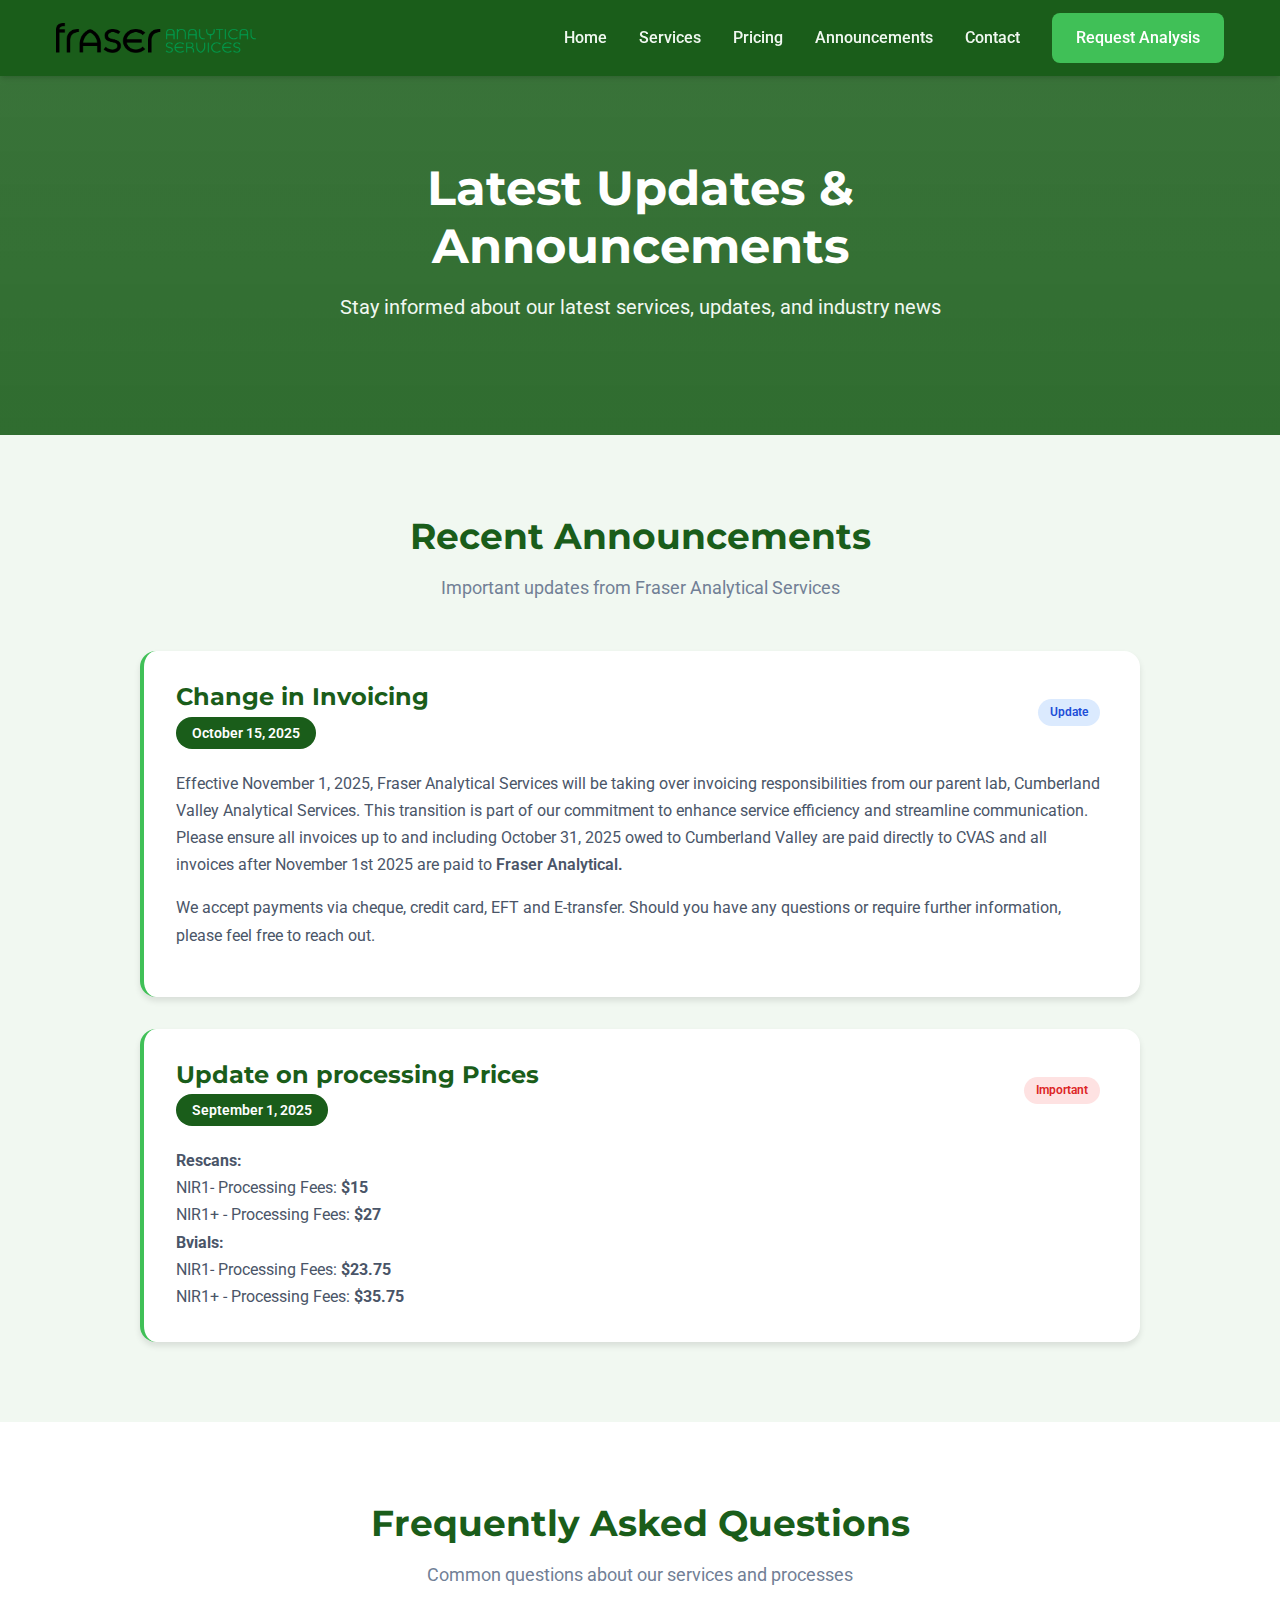
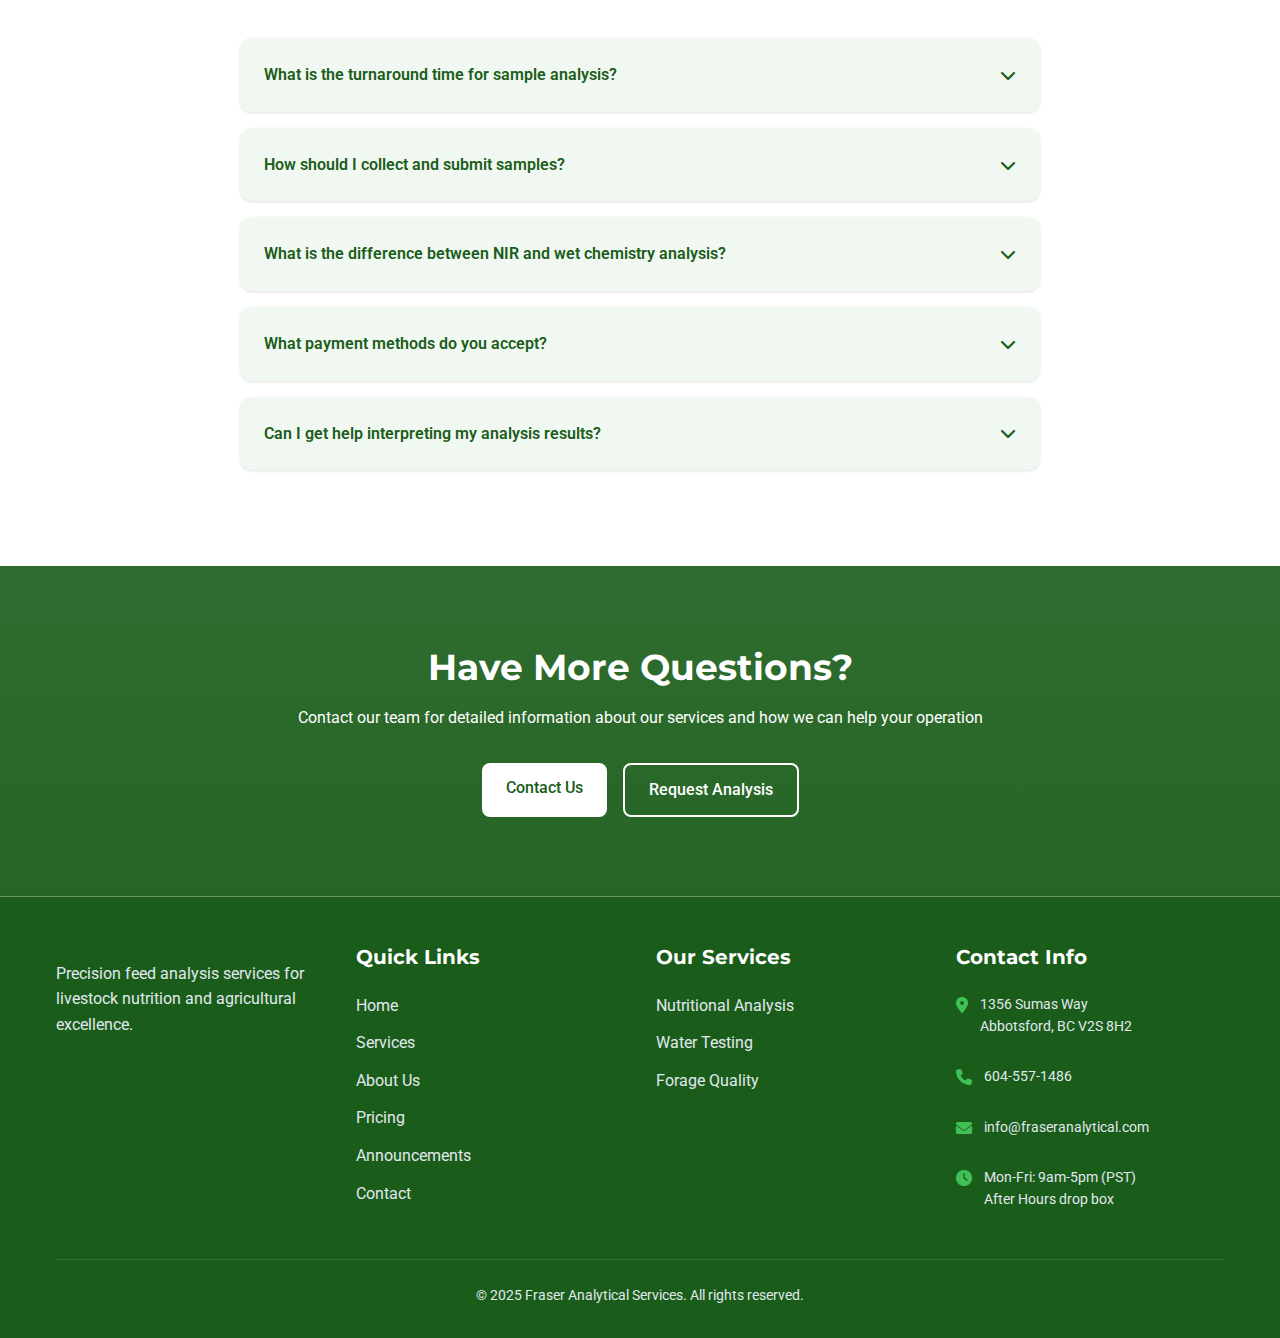
<file: announcements.html>
<!DOCTYPE html>
<html lang="en">
<head>
    <meta charset="UTF-8">
    <meta name="viewport" content="width=device-width, initial-scale=1.0">
    <title>Announcements | Fraser Analytical Services</title>
    <link rel="stylesheet" href="styles.css">
    <link rel="stylesheet" href="https://cdnjs.cloudflare.com/ajax/libs/font-awesome/6.4.0/css/all.min.css">
    <link href="https://fonts.googleapis.com/css2?family=Montserrat:wght@300;400;500;600;700&family=Roboto:wght@300;400;500;700&display=swap" rel="stylesheet">
    <link rel="icon" type="image/x-icon" href="data:image/svg+xml,<svg xmlns='http://www.w3.org/2000/svg' viewBox='0 0 100 100'><text y='.9em' font-size='90'>🌱</text></svg>">
<link rel="apple-touch-icon" href="data:image/svg+xml,<svg xmlns='http://www.w3.org/2000/svg' viewBox='0 0 100 100'><text y='.9em' font-size='90'>🌱</text></svg>">
    <style>
        /* Additional Styles for Announcements Page */
        .announcements-hero {
            background: linear-gradient(rgba(26, 93, 26, 0.85), rgba(26, 93, 26, 0.9)), 
                         url('https://images.unsplash.com/photo-1552664730-d307ca884978?ixlib=rb-4.0.3&auto=format&fit=crop&w=1950&q=80');
            background-size: cover;
            background-position: center;
            color: var(--white);
            padding: 10rem 0 5rem;
            text-align: center;
        }

        .announcements-hero-content {
            max-width: 800px;
            margin: 0 auto;
        }

        .announcements-hero-title {
            font-size: 3rem;
            margin-bottom: 1rem;
        }

        .announcements-hero-subtitle {
            font-size: 1.25rem;
            color: var(--light);
            margin-bottom: 2rem;
        }

        .announcements-section {
            background-color: var(--light);
        }

        .announcements-grid {
            display: grid;
            grid-template-columns: 1fr;
            gap: 2rem;
            max-width: 1000px;
            margin: 0 auto;
        }

        .announcement-card {
            background: var(--white);
            border-radius: var(--radius-xl);
            box-shadow: var(--shadow-md);
            padding: 2rem;
            transition: var(--transition);
            border-left: 4px solid var(--accent);
        }

        .announcement-card:hover {
            transform: translateY(-5px);
            box-shadow: var(--shadow-lg);
        }

        .announcement-header {
            display: flex;
            justify-content: space-between;
            align-items: flex-start;
            margin-bottom: 1.5rem;
            flex-wrap: wrap;
            gap: 1rem;
        }

        .announcement-title {
            font-size: 1.5rem;
            color: var(--primary);
            margin-bottom: 0.5rem;
        }

        .announcement-date {
            background: var(--primary);
            color: var(--white);
            padding: 0.5rem 1rem;
            border-radius: var(--radius-full);
            font-size: 0.875rem;
            font-weight: 600;
            white-space: nowrap;
        }

        .announcement-content {
            color: var(--gray-700);
            line-height: 1.7;
        }

        .announcement-tag {
            display: inline-block;
            background: var(--gray-200);
            color: var(--gray-700);
            padding: 0.25rem 0.75rem;
            border-radius: var(--radius-full);
            font-size: 0.75rem;
            font-weight: 600;
            margin-right: 0.5rem;
            margin-top: 1rem;
        }

        .announcement-tag.important {
            background: #fee2e2;
            color: #dc2626;
        }

        .announcement-tag.update {
            background: #dbeafe;
            color: #1d4ed8;
        }

        .announcement-tag.service {
            background: #dcfce7;
            color: #16a34a;
        }

        .empty-state {
            text-align: center;
            padding: 3rem;
            background: var(--white);
            border-radius: var(--radius-xl);
            box-shadow: var(--shadow-sm);
        }

        .empty-state-icon {
            font-size: 3rem;
            color: var(--gray-400);
            margin-bottom: 1rem;
        }

        /* FAQ Section Styles */
        .faq-section {
            background-color: var(--white);
        }

        .faq-container {
            max-width: 800px;
            margin: 0 auto;
        }

        .faq-item {
            background: var(--light);
            border-radius: var(--radius-lg);
            margin-bottom: 1rem;
            overflow: hidden;
            box-shadow: var(--shadow-sm);
            transition: var(--transition);
        }

        .faq-item.active {
            box-shadow: var(--shadow-md);
        }

        .faq-question {
            padding: 1.5rem;
            cursor: pointer;
            display: flex;
            justify-content: space-between;
            align-items: center;
            font-weight: 600;
            color: var(--primary);
            transition: var(--transition);
        }

        .faq-question:hover {
            background: var(--gray-200);
        }

        .faq-question i {
            transition: transform 0.3s ease;
        }

        .faq-item.active .faq-question i {
            transform: rotate(180deg);
        }

        .faq-answer {
            padding: 0 1.5rem;
            max-height: 0;
            overflow: hidden;
            transition: max-height 0.3s ease, padding 0.3s ease;
            color: var(--gray-700);
            line-height: 1.6;
        }

        .faq-item.active .faq-answer {
            padding: 0 1.5rem 1.5rem;
            max-height: 500px;
        }

        /* Responsive adjustments */
        @media (max-width: 767px) {
            .announcements-hero {
                padding: 8rem 0 3rem;
            }
            
            .announcements-hero-title {
                font-size: 2.25rem;
            }
            
            .announcements-hero-subtitle {
                font-size: 1.125rem;
            }
            
            .announcement-header {
                flex-direction: column;
                align-items: flex-start;
            }
            
            .announcement-date {
                align-self: flex-start;
            }
        }
    </style>
</head>
<body>
   <!-- Navigation -->
    <nav class="main-nav">
        <div class="container nav-container">
            <div class="nav-inner">
                <!-- Logo -->
                <div class="logo">
                    <img src="./assets/fraser-analytical-logo.png" alt="Fraser Analytical Services" class="logo-image">
                </div>
                
                <!-- Desktop Menu -->
                <div class="desktop-menu">
                    <a href="./index.html" class="nav-link ">Home</a>
                    <a href="./index.html#services" class="nav-link">Services</a>
                    <a href="./pricing.html" class="nav-link">Pricing</a>
                    <a href="./announcements.html" class="nav-link ">Announcements</a>
                    <a href="./index.html#contact" class="nav-link">Contact</a>
                    <a href="#" class="btn btn-primary">Request Analysis</a>
                </div>
                
                <!-- Mobile Menu Button -->
                <div class="mobile-menu-btn">
                    <button id="mobile-menu-button">
                        <i class="fas fa-bars"></i>
                    </button>
                </div>
            </div>
            
            <!-- Mobile Menu -->
            <div id="mobile-menu" class="mobile-menu hidden">
                <a href="./index.html" class="mobile-menu-link active">Home</a>
                <a href="./index.html#services" class="mobile-menu-link">Services</a>
                <a href="./pricing.html" class="mobile-menu-link">Pricing</a>
                <a href="./announcements.html" class="mobile-menu-link">Announcements</a>
                <a href="./index.html#contact" class="mobile-menu-link">Contact</a>
                <a href="#" class="btn btn-primary w-full mt-2">Request Analysis</a>
            </div>
        </div>
    </nav>

    <!-- Announcements Hero Section -->
    <section class="announcements-hero">
        <div class="container">
            <div class="announcements-hero-content animate-fade-in">
                <h1 class="announcements-hero-title">Latest Updates & Announcements</h1>
                <p class="announcements-hero-subtitle">Stay informed about our latest services, updates, and industry news</p>
            </div>
        </div>
    </section>

    <!-- Announcements Section -->
    <section class="section announcements-section">
        <div class="container">
            <div class="section-header">
                <h2 class="section-title animate-fade-in">Recent Announcements</h2>
                <p class="section-subtitle animate-fade-in animate-delay-100">Important updates from Fraser Analytical Services</p>
            </div>

            <div class="announcements-grid">
                <!-- Announcement 1 -->
                <div class="announcement-card animate-slide-up animate-delay-100">
                    <div class="announcement-header">
                        <div>
                            <h3 class="announcement-title">Change in Invoicing</h3>
                            <span class="announcement-date">October 15, 2025</span>
                        </div>
                        <span class="announcement-tag update">Update</span>
                    </div>
                    <div class="announcement-content">
                        <p>Effective November 1, 2025, Fraser Analytical Services will be taking over invoicing responsibilities from our parent lab, Cumberland Valley Analytical Services. This transition is part of our commitment to enhance service efficiency and streamline communication. Please ensure all invoices up to and including October 31, 2025 owed to Cumberland Valley are paid directly to CVAS and all invoices after November 1st 2025 are paid to <span style="font-weight: 600;">Fraser Analytical.</span></p>
                        <p>We accept payments via cheque, credit card, EFT and E-transfer. Should you have any questions or require further information, please feel free to reach out.

</p>
                    </div>
                </div>

                <!-- Announcement 2 -->
                <div class="announcement-card animate-slide-up animate-delay-200">
                    <div class="announcement-header">
                        <div>
                            <h3 class="announcement-title">Update on processing Prices</h3>
                            <span class="announcement-date">September 1, 2025</span>
                        </div>
                        <span class="announcement-tag important">Important</span>
                    </div>
                    <div class="announcement-content">
                        <ul>
                            <li><strong>Rescans:</strong></li>
                            <li>NIR1- Processing Fees: <strong>$15</strong></li>
                            <li>NIR1+ - Processing Fees: <strong>$27</strong></li>
                            <li><strong>Bvials:</strong></li>
                             <li>NIR1- Processing Fees: <strong>$23.75</strong></li>
                            <li>NIR1+ - Processing Fees: <strong>$35.75</strong></li>
                        </ul>
                    </div>
                </div>

                <!-- Announcement 3 -->
               

                <!-- Announcement 4 -->
               

                <!-- Announcement 5 -->
               
            </div>
        </div>
    </section>

    <!-- FAQ Section -->
    <section class="section faq-section">
        <div class="container">
            <div class="section-header">
                <h2 class="section-title animate-fade-in">Frequently Asked Questions</h2>
                <p class="section-subtitle animate-fade-in animate-delay-100">Common questions about our services and processes</p>
            </div>

            <div class="faq-container">
                <!-- FAQ Item 1 -->
                <div class="faq-item animate-slide-up animate-delay-100">
                    <div class="faq-question">
                        <span>What is the turnaround time for sample analysis?</span>
                        <i class="fas fa-chevron-down"></i>
                    </div>
                    <div class="faq-answer">
                        <p>For standard NIR analysis of forage samples, we typically provide results within 24-48 hours of receiving your sample. Wet chemistry analyses may take 3-5 business days depending on the complexity of the tests requested. Rush services are available for an additional fee - please contact us for details.</p>
                    </div>
                </div>

                <!-- FAQ Item 2 -->
                <div class="faq-item animate-slide-up animate-delay-200">
                    <div class="faq-question">
                        <span>How should I collect and submit samples?</span>
                        <i class="fas fa-chevron-down"></i>
                    </div>
                    <div class="faq-answer">
                        <p>For accurate results, please follow these guidelines:</p>
                        <ul>
                            <li>Use clean, dry containers to prevent contamination</li>
                            <li>Collect representative samples from multiple locations</li>
                            <li>Submit at least 500g of material for forage analysis</li>
                            <li>Complete the sample submission form with all required information</li>
                            <li>Ship samples promptly to minimize degradation</li>
                        </ul>
                        <p>Detailed submission guidelines and forms are available on our Pricing page.</p>
                    </div>
                </div>

                <!-- FAQ Item 3 -->
                <div class="faq-item animate-slide-up animate-delay-300">
                    <div class="faq-question">
                        <span>What is the difference between NIR and wet chemistry analysis?</span>
                        <i class="fas fa-chevron-down"></i>
                    </div>
                    <div class="faq-answer">
                        <p>NIR (Near Infrared Spectroscopy) uses light absorption patterns to predict nutritional content quickly and cost-effectively. It's ideal for routine analysis with fast turnaround times.</p>
                        <p>Wet chemistry involves traditional laboratory methods that directly measure components through chemical reactions. While more time-consuming and expensive, wet chemistry provides definitive results and is used for validation, research, or when NIR calibrations aren't available for specific components.</p>
                        <p>Many of our packages combine both methods to provide the benefits of each approach.</p>
                    </div>
                </div>

                <!-- FAQ Item 4 -->
              

                <!-- FAQ Item 5 -->
                <div class="faq-item animate-slide-up animate-delay-200">
                    <div class="faq-question">
                        <span>What payment methods do you accept?</span>
                        <i class="fas fa-chevron-down"></i>
                    </div>
                    <div class="faq-answer">
                        <p>We accept various payment methods for your convenience:</p>
                        <ul>
                            <li>Credit cards (Visa, MasterCard)</li>
                            <li>EFT</li>
                            <li>E-transfers</li>
                        </ul>
                        <p>Invoices are issued upon completion of analysis and include detailed breakdowns of services provided.</p>
                    </div>
                </div>

                <!-- FAQ Item 6 -->
                <div class="faq-item animate-slide-up animate-delay-300">
                    <div class="faq-question">
                        <span>Can I get help interpreting my analysis results?</span>
                        <i class="fas fa-chevron-down"></i>
                    </div>
                    <div class="faq-answer">
                        <p>Absolutely! Our technical staff is available to help you understand your analysis results and how to apply them to your feeding program. We can provide:</p>
                        <ul>
                            <li>Explanation of technical terms and values</li>
                            <li>Guidance on interpreting results in context of your operation</li>
                            <li>Recommendations for feed formulation adjustments</li>
                            <li>Comparative analysis against previous samples or industry benchmarks</li>
                        </ul>
                        <p>Contact us after receiving your results to schedule a consultation with one of our nutrition specialists.</p>
                    </div>
                </div>
            </div>
        </div>
    </section>

    <!-- CTA Section -->
    <section class="cta">
        <div class="cta-container">
            <div class="cta-card">
                <h2 class="cta-title animate-fade-in">Have More Questions?</h2>
                <p>Contact our team for detailed information about our services and how we can help your operation</p>
                <div class="cta-buttons">
                    <a href="./index.html#contact" class="btn btn-white animate-slide-up">Contact Us</a>
                    <a href="#" class="btn btn-white-outline animate-slide-up animate-delay-100">Request Analysis</a>
                </div>
            </div>
        </div>
    </section>

    <!-- Footer -->
    <footer class="footer">
        <div class="container">
            <div class="footer-grid">
                <div>
                    <div class="footer-logo">
                        <div class="footer-logo-icon">
                            <i class="fas fa-seedling"></i>
                        </div>
                        <span class="footer-logo-text">FRASER ANALYTICAL SERVICES</span>
                    </div>
                    <p class="footer-desc">Precision feed analysis services for livestock nutrition and agricultural excellence.</p>
                </div>
                
                <div>
                    <h4 class="footer-title">Quick Links</h4>
                    <div class="footer-links">
                        <a href="./index.html" class="footer-link">Home</a>
                        <a href="./index.html#services" class="footer-link">Services</a>
                        <a href="./index.html#about" class="footer-link">About Us</a>
                        <a href="./pricing.html" class="footer-link">Pricing</a>
                        <a href="./announcements.html" class="footer-link">Announcements</a>
                        <a href="./index.html#contact" class="footer-link">Contact</a>
                    </div>
                </div>
                
                <div>
                    <h4 class="footer-title">Our Services</h4>
                    <div class="footer-links">
                        <a href="#" class="footer-link">Nutritional Analysis</a>
                        <a href="#" class="footer-link">Water Testing</a>
                        <a href="#" class="footer-link">Forage Quality</a>
                    </div>
                </div>
                
                <div>
                    <h4 class="footer-title">Contact Info</h4>
                    <div class="footer-links">
                        <div class="footer-contact-item">
                            <i class="fas fa-map-marker-alt footer-contact-icon"></i>
                            <span class="footer-contact-text">1356 Sumas Way<br>Abbotsford, BC V2S 8H2</span>
                        </div>
                        <div class="footer-contact-item">
                            <i class="fas fa-phone footer-contact-icon"></i>
                            <a href="tel:+16045571486" class="footer-contact-text">604-557-1486</a>
                        </div>
                        <div class="footer-contact-item">
                            <i class="fas fa-envelope footer-contact-icon"></i>
                            <a href="mailto:info@fraseranalytical.com" class="footer-contact-text">info@fraseranalytical.com</a>
                        </div>
                        <div class="footer-contact-item">
                            <i class="fas fa-clock footer-contact-icon"></i>
                            <span class="footer-contact-text">Mon-Fri: 9am-5pm (PST)<br>After Hours drop box</span>
                        </div>
                    </div>
                </div>
            </div>
            
            <div class="footer-bottom">
                <p>&copy; 2025 Fraser Analytical Services. All rights reserved.</p>
            </div>
        </div>
    </footer>

    <script>
        // Mobile menu toggle
        document.getElementById('mobile-menu-button').addEventListener('click', function() {
            const menu = document.getElementById('mobile-menu');
            menu.classList.toggle('hidden');
        });

        // Close mobile menu when clicking a link
        document.querySelectorAll('#mobile-menu a').forEach(link => {
            link.addEventListener('click', () => {
                document.getElementById('mobile-menu').classList.add('hidden');
            });
        });

        // FAQ Accordion Functionality
        document.querySelectorAll('.faq-question').forEach(question => {
            question.addEventListener('click', () => {
                const item = question.parentElement;
                item.classList.toggle('active');
            });
        });

        // Smooth scrolling for anchor links
        document.querySelectorAll('a[href^="#"]').forEach(anchor => {
            anchor.addEventListener('click', function (e) {
                e.preventDefault();
                const target = document.querySelector(this.getAttribute('href'));
                if (target) {
                    window.scrollTo({
                        top: target.offsetTop - 80,
                        behavior: 'smooth'
                    });
                }
            });
        });
    </script>
</body>
</html>
</file>
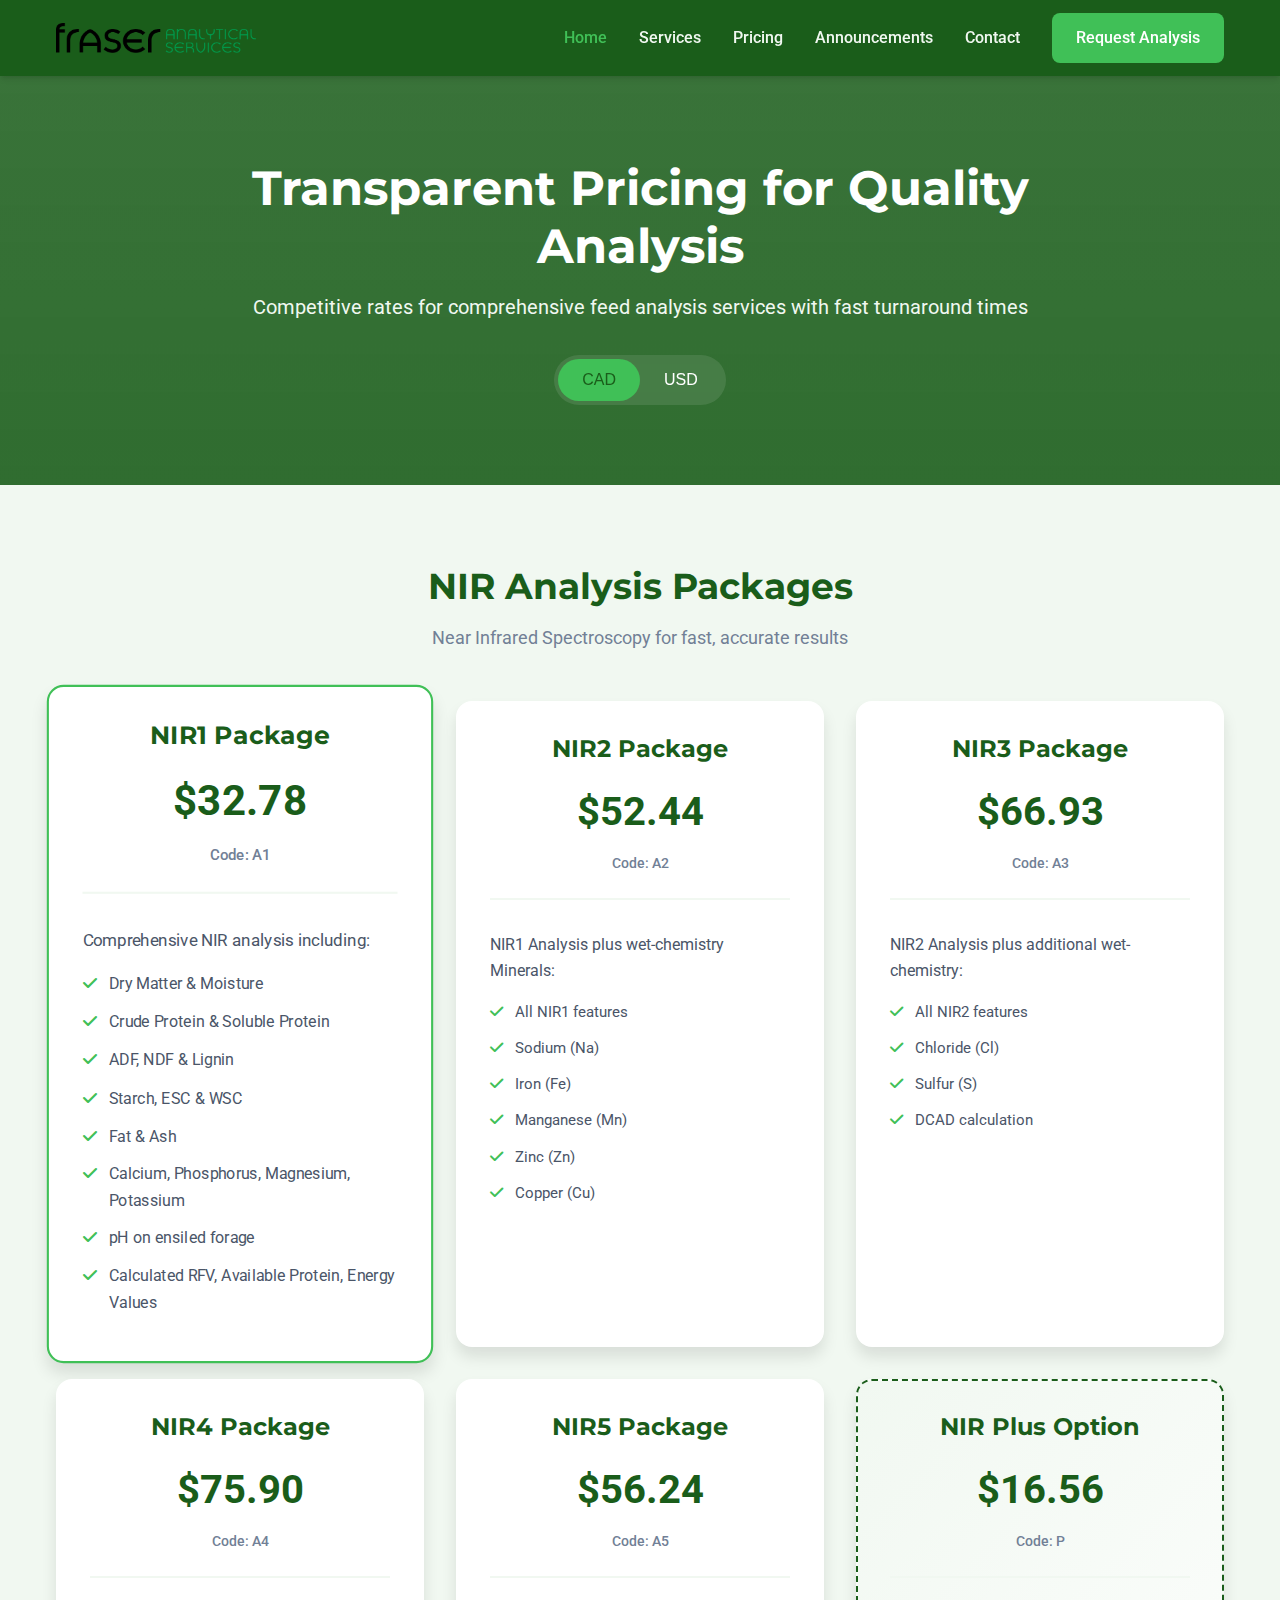
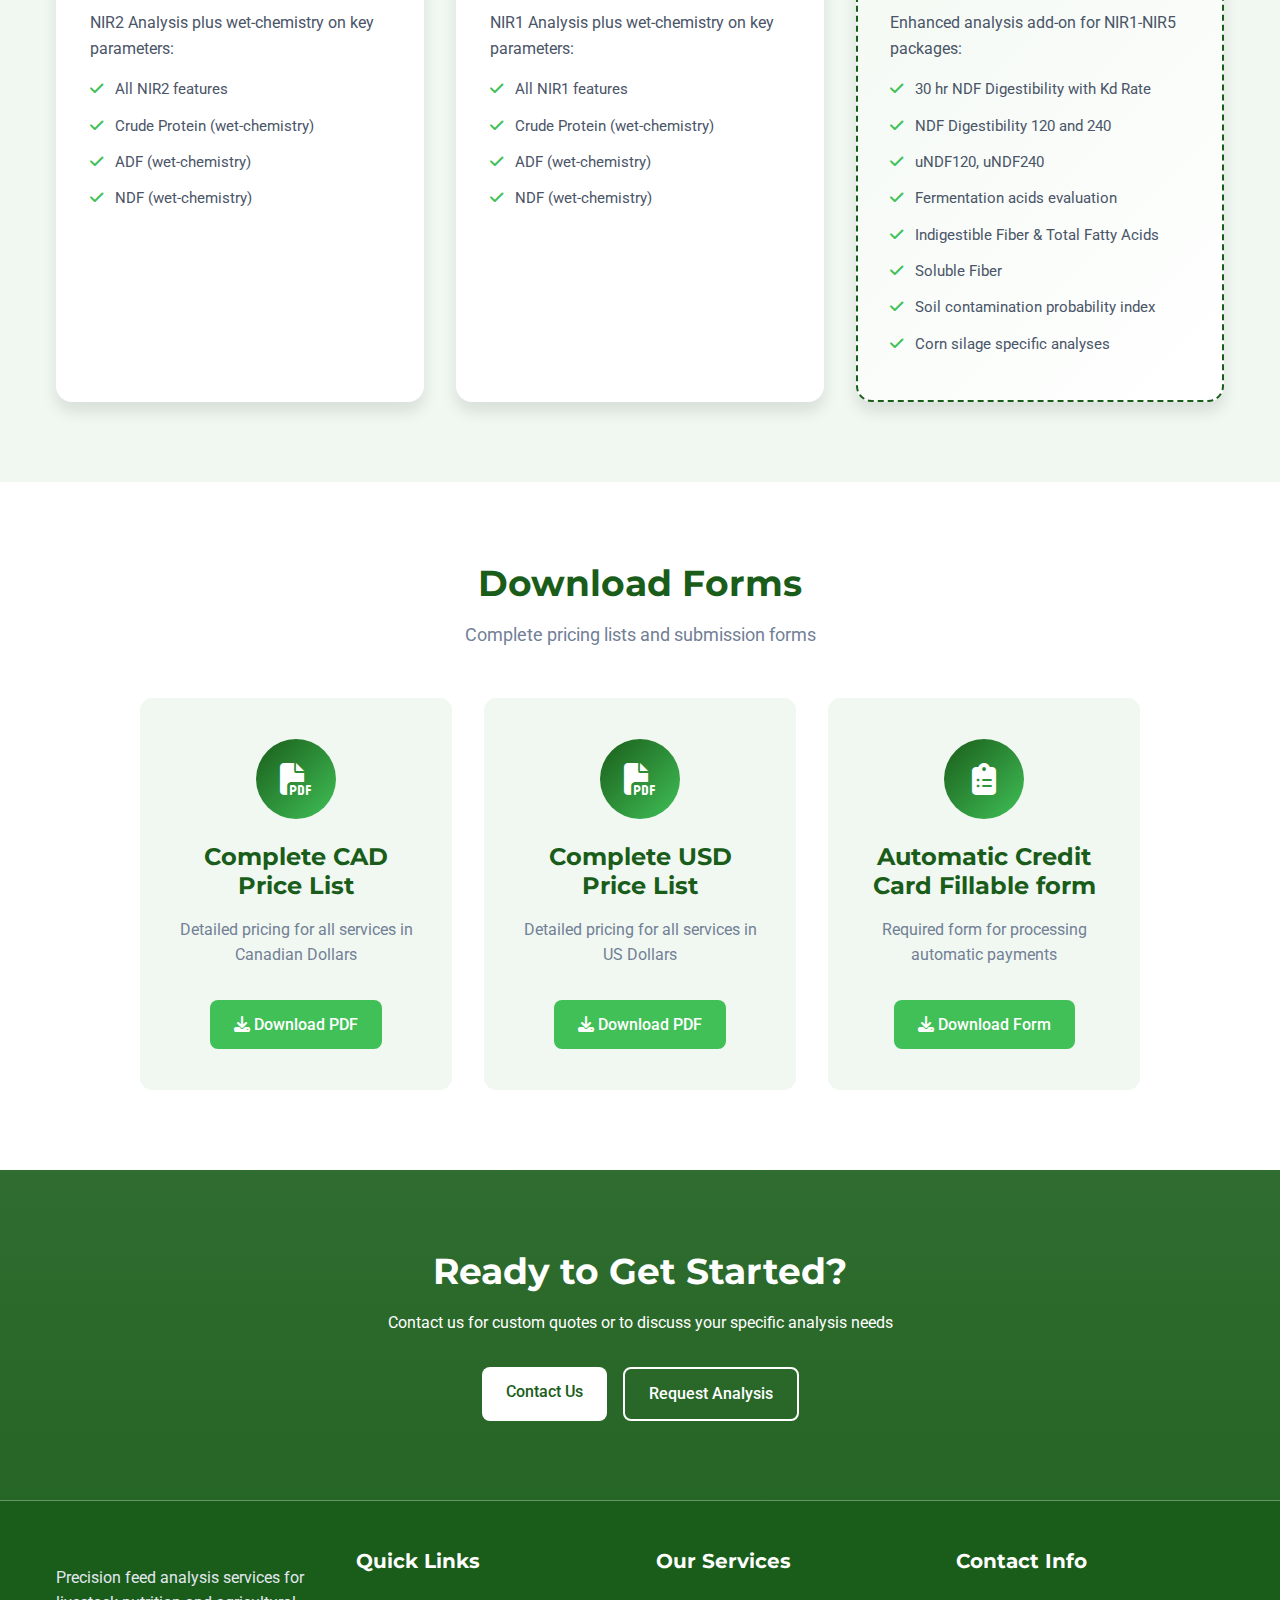
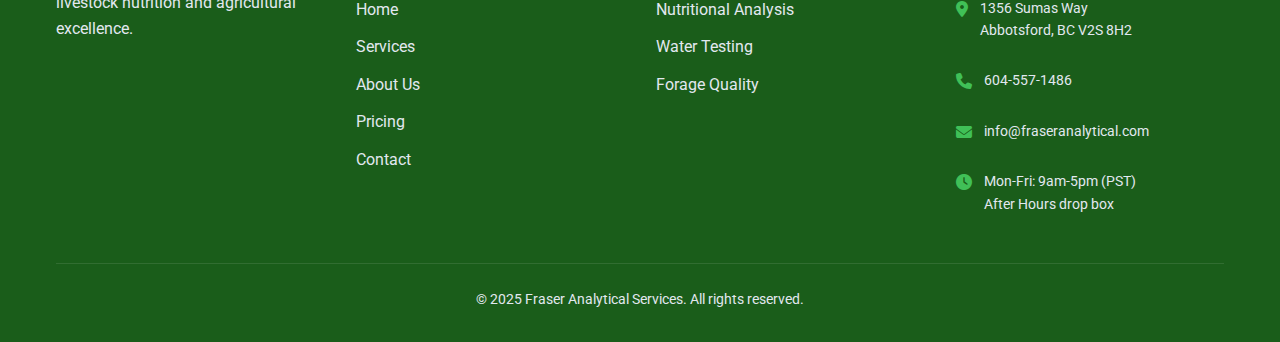
<file: pricing.html>
<!DOCTYPE html>
<html lang="en">
<head>
    <meta charset="UTF-8">
    <meta name="viewport" content="width=device-width, initial-scale=1.0">
    <title>Pricing | Fraser Analytical Services</title>
    <link rel="stylesheet" href="styles.css">
    <link rel="stylesheet" href="https://cdnjs.cloudflare.com/ajax/libs/font-awesome/6.4.0/css/all.min.css">
    <link href="https://fonts.googleapis.com/css2?family=Montserrat:wght@300;400;500;600;700&family=Roboto:wght@300;400;500;700&display=swap" rel="stylesheet">
    <link rel="icon" type="image/x-icon" href="data:image/svg+xml,<svg xmlns='http://www.w3.org/2000/svg' viewBox='0 0 100 100'><text y='.9em' font-size='90'>🌱</text></svg>">
<link rel="apple-touch-icon" href="data:image/svg+xml,<svg xmlns='http://www.w3.org/2000/svg' viewBox='0 0 100 100'><text y='.9em' font-size='90'>🌱</text></svg>">
</head>
<body>
     <!-- Navigation -->
    <nav class="main-nav">
        <div class="container nav-container">
            <div class="nav-inner">
                <!-- Logo -->
                <div class="logo">
                    <img src="./assets/fraser-analytical-logo.png" alt="Fraser Analytical Services" class="logo-image">
                </div>
                
                <!-- Desktop Menu -->
                <div class="desktop-menu">
                    <a href="./index.html" class="nav-link active">Home</a>
                    <a href="./index.html#services" class="nav-link">Services</a>
                    <a href="./pricing.html" class="nav-link">Pricing</a>
                    <a href="./announcements.html" class="nav-link">Announcements</a>
                    <a href="./index.html#contact" class="nav-link">Contact</a>
                    <a href="#" class="btn btn-primary">Request Analysis</a>
                </div>
                
                <!-- Mobile Menu Button -->
                <div class="mobile-menu-btn">
                    <button id="mobile-menu-button">
                        <i class="fas fa-bars"></i>
                    </button>
                </div>
            </div>
            
            <!-- Mobile Menu -->
            <div id="mobile-menu" class="mobile-menu hidden">
                <a href="./index.html" class="mobile-menu-link">Home</a>
                <a href="./index.html#services" class="mobile-menu-link">Services</a>
                <a href="./pricing.html" class="mobile-menu-link ">Pricing</a>
                <a href="./announcements.html" class="mobile-menu-link">Announcements</a>
                <a href="./index.html#contact" class="mobile-menu-link">Contact</a>
                <a href="#" class="btn btn-primary w-full mt-2">Request Analysis</a>
            </div>
        </div>
    </nav>
    <!-- Pricing Hero Section -->
    <section class="pricing-hero">
        <div class="container">
            <div class="pricing-hero-content animate-fade-in">
                <h1 class="pricing-hero-title">Transparent Pricing for Quality Analysis</h1>
                <p class="pricing-hero-subtitle">Competitive rates for comprehensive feed analysis services with fast turnaround times</p>
                <div class="currency-toggle">
                    <button class="currency-btn active" data-currency="cad">CAD</button>
                    <button class="currency-btn" data-currency="usd">USD</button>
                </div>
            </div>
        </div>
    </section>

    <!-- NIR Packages Section -->
    <section class="section pricing-section">
        <div class="container">
            <div class="section-header">
                <h2 class="section-title animate-fade-in">NIR Analysis Packages</h2>
                <p class="section-subtitle animate-fade-in animate-delay-100">Near Infrared Spectroscopy for fast, accurate results</p>
            </div>

            <div class="pricing-grid">
                <!-- NIR1 Package -->
                <div class="pricing-card featured animate-slide-up animate-delay-100">
                    <div class="pricing-header">
                        <h3 class="pricing-title">NIR1 Package</h3>
                        <div class="price cad-price">$32.78</div>
                        <div class="price usd-price hidden">$23.75</div>
                        <div class="pricing-code">Code: A1</div>
                    </div>
                    <div class="pricing-features">
                        <p>Comprehensive NIR analysis including:</p>
                        <ul>
                            <li><i class="fas fa-check"></i> Dry Matter & Moisture</li>
                            <li><i class="fas fa-check"></i> Crude Protein & Soluble Protein</li>
                            <li><i class="fas fa-check"></i> ADF, NDF & Lignin</li>
                            <li><i class="fas fa-check"></i> Starch, ESC & WSC</li>
                            <li><i class="fas fa-check"></i> Fat & Ash</li>
                            <li><i class="fas fa-check"></i> Calcium, Phosphorus, Magnesium, Potassium</li>
                            <li><i class="fas fa-check"></i> pH on ensiled forage</li>
                            <li><i class="fas fa-check"></i> Calculated RFV, Available Protein, Energy Values</li>
                        </ul>
                    </div>
                </div>

                <!-- NIR2 Package -->
                <div class="pricing-card animate-slide-up animate-delay-200">
                    <div class="pricing-header">
                        <h3 class="pricing-title">NIR2 Package</h3>
                        <div class="price cad-price">$52.44</div>
                        <div class="price usd-price hidden">$38.00</div>
                        <div class="pricing-code">Code: A2</div>
                    </div>
                    <div class="pricing-features">
                        <p>NIR1 Analysis plus wet-chemistry Minerals:</p>
                        <ul>
                            <li><i class="fas fa-check"></i> All NIR1 features</li>
                            <li><i class="fas fa-check"></i> Sodium (Na)</li>
                            <li><i class="fas fa-check"></i> Iron (Fe)</li>
                            <li><i class="fas fa-check"></i> Manganese (Mn)</li>
                            <li><i class="fas fa-check"></i> Zinc (Zn)</li>
                            <li><i class="fas fa-check"></i> Copper (Cu)</li>
                        </ul>
                    </div>
                </div>

                <!-- NIR3 Package -->
                <div class="pricing-card animate-slide-up animate-delay-300">
                    <div class="pricing-header">
                        <h3 class="pricing-title">NIR3 Package</h3>
                        <div class="price cad-price">$66.93</div>
                        <div class="price usd-price hidden">$48.50</div>
                        <div class="pricing-code">Code: A3</div>
                    </div>
                    <div class="pricing-features">
                        <p>NIR2 Analysis plus additional wet-chemistry:</p>
                        <ul>
                            <li><i class="fas fa-check"></i> All NIR2 features</li>
                            <li><i class="fas fa-check"></i> Chloride (Cl)</li>
                            <li><i class="fas fa-check"></i> Sulfur (S)</li>
                            <li><i class="fas fa-check"></i> DCAD calculation</li>
                        </ul>
                    </div>
                </div>

                <!-- NIR4 Package -->
                <div class="pricing-card animate-slide-up animate-delay-100">
                    <div class="pricing-header">
                        <h3 class="pricing-title">NIR4 Package</h3>
                        <div class="price cad-price">$75.90</div>
                        <div class="price usd-price hidden">$55.00</div>
                        <div class="pricing-code">Code: A4</div>
                    </div>
                    <div class="pricing-features">
                        <p>NIR2 Analysis plus wet-chemistry on key parameters:</p>
                        <ul>
                            <li><i class="fas fa-check"></i> All NIR2 features</li>
                            <li><i class="fas fa-check"></i> Crude Protein (wet-chemistry)</li>
                            <li><i class="fas fa-check"></i> ADF (wet-chemistry)</li>
                            <li><i class="fas fa-check"></i> NDF (wet-chemistry)</li>
                        </ul>
                    </div>
                </div>

                <!-- NIR5 Package -->
                <div class="pricing-card animate-slide-up animate-delay-200">
                    <div class="pricing-header">
                        <h3 class="pricing-title">NIR5 Package</h3>
                        <div class="price cad-price">$56.24</div>
                        <div class="price usd-price hidden">$40.75</div>
                        <div class="pricing-code">Code: A5</div>
                    </div>
                    <div class="pricing-features">
                        <p>NIR1 Analysis plus wet-chemistry on key parameters:</p>
                        <ul>
                            <li><i class="fas fa-check"></i> All NIR1 features</li>
                            <li><i class="fas fa-check"></i> Crude Protein (wet-chemistry)</li>
                            <li><i class="fas fa-check"></i> ADF (wet-chemistry)</li>
                            <li><i class="fas fa-check"></i> NDF (wet-chemistry)</li>
                        </ul>
                    </div>
                </div>

                <!-- NIR Plus Option -->
                <div class="pricing-card addon animate-slide-up animate-delay-300">
                    <div class="pricing-header">
                        <h3 class="pricing-title">NIR Plus Option</h3>
                        <div class="price cad-price">$16.56</div>
                        <div class="price usd-price hidden">$12.00</div>
                        <div class="pricing-code">Code: P</div>
                    </div>
                    <div class="pricing-features">
                        <p>Enhanced analysis add-on for NIR1-NIR5 packages:</p>
                        <ul>
                            <li><i class="fas fa-check"></i> 30 hr NDF Digestibility with Kd Rate</li>
                            <li><i class="fas fa-check"></i> NDF Digestibility 120 and 240</li>
                            <li><i class="fas fa-check"></i> uNDF120, uNDF240</li>
                            <li><i class="fas fa-check"></i> Fermentation acids evaluation</li>
                            <li><i class="fas fa-check"></i> Indigestible Fiber & Total Fatty Acids</li>
                            <li><i class="fas fa-check"></i> Soluble Fiber</li>
                            <li><i class="fas fa-check"></i> Soil contamination probability index</li>
                            <li><i class="fas fa-check"></i> Corn silage specific analyses</li>
                        </ul>
                    </div>
                </div>
            </div>
        </div>
    </section>

    <!-- Forms Section -->
    <section class="section forms-section">
        <div class="container">
            <div class="section-header">
                <h2 class="section-title animate-fade-in">Download Forms</h2>
                <p class="section-subtitle animate-fade-in animate-delay-100">Complete pricing lists and submission forms</p>
            </div>

            <div class="forms-grid">
                <div class="form-card animate-slide-up animate-delay-100">
                    <div class="form-icon">
                        <i class="fas fa-file-pdf"></i>
                    </div>
                    <h3>Complete CAD Price List</h3>
                    <p>Detailed pricing for all services in Canadian Dollars</p>
                    <a href="./assets/CAD Price List September 2025 (1).pdf" target="_blank" class="btn btn-primary" download>
                        <i class="fas fa-download"></i> Download PDF
                    </a>
                </div>

                <div class="form-card animate-slide-up animate-delay-200">
                    <div class="form-icon">
                        <i class="fas fa-file-pdf"></i>
                    </div>
                    <h3>Complete USD Price List</h3>
                    <p>Detailed pricing for all services in US Dollars</p>
                    <a href="./assets/USD Price List September 2025.pdf" target="_blank" class="btn btn-primary" download>
                        <i class="fas fa-download"></i> Download PDF
                    </a>
                </div>

                <div class="form-card animate-slide-up animate-delay-300">
                    <div class="form-icon">
                        <i class="fas fa-clipboard-list"></i>
                    </div>
                    <h3>Automatic Credit Card Fillable form </h3>
                    <p>Required form for processing automatic payments</p>
                    <a href="./assets/Fraser Analytical Automatic Credit Card Fillable Form.pdf" class="btn btn-accent">
                        <i class="fas fa-download"></i> Download Form
                    </a>
                </div>
            </div>
        </div>
    </section>

    <!-- CTA Section -->
    <section class="cta">
        <div class="cta-container">
            <div class="cta-card">
                <h2 class="cta-title animate-fade-in">Ready to Get Started?</h2>
                <p>Contact us for custom quotes or to discuss your specific analysis needs</p>
                <div class="cta-buttons">
                    <a href="./index.html#contact" class="btn btn-white animate-slide-up">Contact Us</a>
                    <a href="#" class="btn btn-white-outline animate-slide-up animate-delay-100">Request Analysis</a>
                </div>
            </div>
        </div>
    </section>

    <!-- Footer -->
    <footer class="footer">
        <div class="container">
            <div class="footer-grid">
                <div>
                    <div class="footer-logo">
                        <div class="footer-logo-icon">
                            <i class="fas fa-seedling"></i>
                        </div>
                        <span class="footer-logo-text">FRASER ANALYTICAL SERVICES</span>
                    </div>
                    <p class="footer-desc">Precision feed analysis services for livestock nutrition and agricultural excellence.</p>
                </div>
                
                <div>
                    <h4 class="footer-title">Quick Links</h4>
                    <div class="footer-links">
                        <a href="./index.html" class="footer-link">Home</a>
                        <a href="./index.html#services" class="footer-link">Services</a>
                        <a href="./index.html#about" class="footer-link">About Us</a>
                        <a href="./pricing.html" class="footer-link">Pricing</a>
                        <a href="./index.html#contact" class="footer-link">Contact</a>
                    </div>
                </div>
                
                <div>
                    <h4 class="footer-title">Our Services</h4>
                    <div class="footer-links">
                        <a href="#" class="footer-link">Nutritional Analysis</a>
                        <a href="#" class="footer-link">Water Testing</a>
                        <a href="#" class="footer-link">Forage Quality</a>
                    </div>
                </div>
                
                <div>
                    <h4 class="footer-title">Contact Info</h4>
                    <div class="footer-links">
                        <div class="footer-contact-item">
                            <i class="fas fa-map-marker-alt footer-contact-icon"></i>
                            <span class="footer-contact-text">1356 Sumas Way<br>Abbotsford, BC V2S 8H2</span>
                        </div>
                        <div class="footer-contact-item">
                            <i class="fas fa-phone footer-contact-icon"></i>
                            <a href="tel:+16045571486" class="footer-contact-text">604-557-1486</a>
                        </div>
                        <div class="footer-contact-item">
                            <i class="fas fa-envelope footer-contact-icon"></i>
                            <a href="mailto:info@fraseranalytical.com" class="footer-contact-text">info@fraseranalytical.com</a>
                        </div>
                        <div class="footer-contact-item">
                            <i class="fas fa-clock footer-contact-icon"></i>
                            <span class="footer-contact-text">Mon-Fri: 9am-5pm (PST)<br>After Hours drop box</span>
                        </div>
                    </div>
                </div>
            </div>
            
            <div class="footer-bottom">
                <p>&copy; 2025 Fraser Analytical Services. All rights reserved.</p>
            </div>
        </div>
    </footer>

    <script>
        // Mobile menu toggle
        document.getElementById('mobile-menu-button').addEventListener('click', function() {
            const menu = document.getElementById('mobile-menu');
            menu.classList.toggle('hidden');
        });

        // Close mobile menu when clicking a link
        document.querySelectorAll('#mobile-menu a').forEach(link => {
            link.addEventListener('click', () => {
                document.getElementById('mobile-menu').classList.add('hidden');
            });
        });

        // Currency toggle functionality
        document.querySelectorAll('.currency-btn').forEach(btn => {
            btn.addEventListener('click', function() {
                const currency = this.getAttribute('data-currency');
                
                // Update active state
                document.querySelectorAll('.currency-btn').forEach(b => b.classList.remove('active'));
                this.classList.add('active');
                
                // Show/hide prices
                if (currency === 'cad') {
                    document.querySelectorAll('.cad-price').forEach(price => price.classList.remove('hidden'));
                    document.querySelectorAll('.usd-price').forEach(price => price.classList.add('hidden'));
                } else {
                    document.querySelectorAll('.cad-price').forEach(price => price.classList.add('hidden'));
                    document.querySelectorAll('.usd-price').forEach(price => price.classList.remove('hidden'));
                }
            });
        });

        // Smooth scrolling for anchor links
        document.querySelectorAll('a[href^="#"]').forEach(anchor => {
            anchor.addEventListener('click', function (e) {
                e.preventDefault();
                const target = document.querySelector(this.getAttribute('href'));
                if (target) {
                    window.scrollTo({
                        top: target.offsetTop - 80,
                        behavior: 'smooth'
                    });
                }
            });
        });
    </script>
</body>
</html>
</file>
<file: styles.css>
/* CSS Variables */
:root {
    --primary: #1a5d1a;
    --secondary: #2b8a3e;
    --accent: #40c057;
    --light: #f1f8f1;
    --dark: #2d3748;
    --white: #ffffff;
    --gray-100: #f9fbf9;
    --gray-200: #f1f8f1;
    --gray-300: #e2e8f0;
    --gray-400: #cbd5e0;
    --gray-500: #a0aec0;
    --gray-600: #718096;
    --gray-700: #4a5568;
    --gray-800: #2d3748;
    --shadow-sm: 0 1px 3px rgba(0,0,0,0.12);
    --shadow-md: 0 4px 6px rgba(0,0,0,0.1);
    --shadow-lg: 0 10px 15px rgba(0,0,0,0.1);
    --shadow-xl: 0 20px 25px rgba(0,0,0,0.1);
    --radius-sm: 0.25rem;
    --radius-md: 0.5rem;
    --radius-lg: 0.75rem;
    --radius-xl: 1rem;
    --radius-full: 9999px;
    --transition: all 0.3s ease;
}

/* Base Styles */
* {
    margin: 0;
    padding: 0;
    box-sizing: border-box;
}

body {
    font-family: 'Roboto', sans-serif;
    scroll-behavior: smooth;
    background-color: var(--gray-100);
    color: var(--gray-800);
    line-height: 1.6;
    overflow-x: hidden;
}

h1, h2, h3, h4, h5, h6 {
    font-family: 'Montserrat', sans-serif;
    font-weight: 700;
    line-height: 1.2;
    margin-bottom: 1rem;
}

p {
    margin-bottom: 1rem;
}

a {
    text-decoration: none;
    color: inherit;
}

ul {
    list-style: none;
}

img {
    max-width: 100%;
    height: auto;
}

button, .btn {
    display: inline-block;
    padding: 0.75rem 1.5rem;
    border-radius: var(--radius-md);
    font-weight: 500;
    cursor: pointer;
    transition: var(--transition);
    border: none;
    text-align: center;
    font-size: 1rem;
}

.container {
    width: 100%;
    max-width: 1200px;
    margin: 0 auto;
    padding: 0 1rem;
}

.section {
    padding: 5rem 0;
}

.text-center {
    text-align: center;
}

.flex {
    display: flex;
}

.flex-col {
    flex-direction: column;
}

.items-center {
    align-items: center;
}

.justify-between {
    justify-content: space-between;
}

.justify-center {
    justify-content: center;
}

.grid {
    display: grid;
}

.grid-cols-1 {
    grid-template-columns: repeat(1, 1fr);
}

.grid-cols-2 {
    grid-template-columns: repeat(2, 1fr);
}

.grid-cols-3 {
    grid-template-columns: repeat(3, 1fr);
}

.grid-cols-4 {
    grid-template-columns: repeat(4, 1fr);
}

.gap-4 {
    gap: 1rem;
}

.gap-6 {
    gap: 1.5rem;
}

.gap-8 {
    gap: 2rem;
}

.mb-4 {
    margin-bottom: 1rem;
}

.mb-6 {
    margin-bottom: 1.5rem;
}

.mb-8 {
    margin-bottom: 2rem;
}

.mb-12 {
    margin-bottom: 3rem;
}

.mb-16 {
    margin-bottom: 4rem;
}

.py-4 {
    padding-top: 1rem;
    padding-bottom: 1rem;
}

.py-3 {
    padding-top: 0.75rem;
    padding-bottom: 0.75rem;
}

.px-4 {
    padding-left: 1rem;
    padding-right: 1rem;
}

.px-8 {
    padding-left: 2rem;
    padding-right: 2rem;
}

.w-full {
    width: 100%;
}

.relative {
    position: relative;
}

.absolute {
    position: absolute;
}

.hidden {
    display: none;
}

/* Animations */
@keyframes fadeIn {
    from { opacity: 0; }
    to { opacity: 1; }
}

@keyframes slideUp {
    from { transform: translateY(20px); opacity: 0; }
    to { transform: translateY(0); opacity: 1; }
}

@keyframes pulse {
    0%, 100% { opacity: 1; }
    50% { opacity: 0.5; }
}

@keyframes float {
    0%, 100% { transform: translateY(0); }
    50% { transform: translateY(-12px); }
}

.animate-fade-in {
    animation: fadeIn 1s ease-in-out forwards;
}

.animate-slide-up {
    animation: slideUp 0.8s ease-out forwards;
}

.animate-pulse-slow {
    animation: pulse 3s cubic-bezier(0.4, 0, 0.6, 1) infinite;
}

.animate-float {
    animation: float 4s ease-in-out infinite;
}

.animate-delay-100 {
    animation-delay: 0.1s;
}

.animate-delay-200 {
    animation-delay: 0.2s;
}

.animate-delay-300 {
    animation-delay: 0.3s;
}

.animate-delay-400 {
    animation-delay: 0.4s;
}

/* Navigation */
.main-nav {
    background-color: var(--primary);
    color: var(--white);
    position: fixed;
    width: 100%;
    z-index: 50;
    box-shadow: 0 4px 6px -1px rgba(0, 0, 0, 0.1), 0 2px 4px -1px rgba(0, 0, 0, 0.06);
}

.nav-container {
    padding: 0 1rem;
}

.nav-inner {
    display: flex;
    justify-content: space-between;
    align-items: center;
    padding: 1rem 0;
}

.logo {
    display: flex;
    align-items: center;
    gap: 0.75rem;
    z-index: 60;
}

.logo-icon {
    background-color: var(--accent);
    padding: 0.5rem;
    border-radius: var(--radius-full);
}

.logo-text {
    font-weight: 700;
    font-size: 1.25rem;
    letter-spacing: -0.5px;
}

.desktop-menu {
    display: flex;
    align-items: center;
    gap: 2rem;
}

.nav-link {
    color: var(--light);
    transition: var(--transition);
    font-weight: 500;
}

.nav-link:hover {
    color: var(--accent);
}

.btn-primary {
    background-color: var(--accent);
    color: var(--white);
}

.btn-primary:hover {
    background-color: var(--secondary);
}

.mobile-menu-btn {
    display: none;
    background: none;
    border: none;
    color: var(--light);
    cursor: pointer;
    outline: none;
    z-index: 60;
}

.mobile-menu {
    position: absolute;
    top: 100%;
    left: 0;
    right: 0;
    background-color: var(--primary);
    padding: 1rem;
    box-shadow: 0 10px 15px -3px rgba(0, 0, 0, 0.1);
    z-index: 50;
}

.mobile-menu-link {
    display: block;
    padding: 0.75rem 1rem;
    color: var(--light);
    transition: var(--transition);
    border-radius: var(--radius-md);
    font-weight: 500;
}

.mobile-menu-link:hover {
    background-color: var(--secondary);
}

/* Hero Section */
.hero {
    background: linear-gradient(rgba(26, 93, 26, 0.85), rgba(26, 93, 26, 0.9)), 
                 url('https://images.unsplash.com/photo-1461354464878-ad92f492a5a0?ixlib=rb-4.0.3&ixid=M3wxMjA3fDB8MHxwaG90by1wYWdlfHx8fGVufDB8fHx8fA%3D%3D&auto=format&fit=crop&w=1470&q=80');
    background-size: cover;
    background-position: center;
    color: var(--white);
    padding-top: 8rem;
    padding-bottom: 6rem;
}

.hero-container {
    padding: 0 1rem;
}

.hero-content {
    display: flex;
    flex-direction: column;
    gap: 3rem;
}

@media (min-width: 768px) {
    .hero-content {
        flex-direction: row;
        align-items: center;
        gap: 2rem;
    }
}

.hero-text {
    flex: 1;
}

.hero-title {
    font-size: 2.25rem;
    line-height: 1.2;
    margin-bottom: 1rem;
}

@media (min-width: 768px) {
    .hero-title {
        font-size: 3rem;
    }
}

.hero-subtitle {
    font-size: 1.25rem;
    color: var(--light);
    margin-bottom: 2rem;
}

.hero-buttons {
    display: flex;
    flex-direction: column;
    gap: 1rem;
}

@media (min-width: 640px) {
    .hero-buttons {
        flex-direction: row;
    }
}

.btn-accent {
    background-color: var(--accent);
    color: var(--white);
}

.btn-accent:hover {
    background-color: var(--secondary);
}

.btn-white {
    background-color: var(--white);
    color: var(--primary);
}

.btn-white:hover {
    background-color: var(--gray-200);
}

.hero-visual {
    flex: 1;
    display: flex;
    justify-content: center;
}

.report-container {
    position: relative;
    width: 100%;
    max-width: 400px;
}

.report-bg {
    position: absolute;
    top: 0;
    left: 0;
    width: 100%;
    height: 100%;
    background-color: var(--accent);
    border-radius: var(--radius-lg);
    transform: rotate(3deg);
    z-index: 0;
}

.report-card {
    position: relative;
    background-color: var(--white);
    border-radius: var(--radius-lg);
    box-shadow: 0 25px 50px -12px rgba(0, 0, 0, 0.25);
    padding: 1rem;
    width: 100%;
    z-index: 10;
    transform: rotate(-1deg);
}

.report-inner {
    background-color: var(--gray-200);
    border-radius: var(--radius-md);
    padding: 1.5rem;
    display: flex;
    flex-direction: column;
    align-items: center;
    justify-content: center;
}

.report-icon {
    color: var(--primary);
    font-size: 3rem;
    margin-bottom: 1rem;
}

.report-title {
    font-size: 1.25rem;
    font-weight: 700;
    color: var(--primary);
    margin-bottom: 1rem;
    text-align: center;
}

.report-placeholder {
    background-color: var(--white);
    border-radius: var(--radius-md);
    padding: 1.5rem;
    width: 100%;
    margin-bottom: 1rem;
    display: flex;
    flex-direction: column;
    align-items: center;
    justify-content: center;
}

.placeholder-icon {
    color: var(--accent);
    font-size: 2rem;
    margin-bottom: 0.5rem;
}

.placeholder-text {
    font-size: 0.875rem;
    color: var(--gray-600);
    text-align: center;
}

.report-stats {
    display: flex;
    flex-direction: column;
    gap: 0.5rem;
    width: 100%;
}

.report-stats span {
    background-color: var(--white);
    padding: 0.5rem 1rem;
    border-radius: var(--radius-md);
    font-size: 0.875rem;
    font-weight: 500;
    color: var(--primary);
    text-align: center;
}

/* Section Header */
.section-header {
    text-align: center;
    margin-bottom: 3rem;
}

.section-title {
    font-size: 2.25rem;
    color: var(--primary);
    margin-bottom: 1rem;
}

.section-subtitle {
    font-size: 1.125rem;
    color: var(--gray-600);
    max-width: 700px;
    margin: 0 auto;
}

/* Services Section */
.services {
    background-color: var(--white);
}

.services-grid {
    display: grid;
    grid-template-columns: 1fr;
    gap: 2rem;
    margin-bottom: 3rem;
}

@media (min-width: 768px) {
    .services-grid {
        grid-template-columns: repeat(2, 1fr);
    }
}

@media (min-width: 1024px) {
    .services-grid {
        grid-template-columns: repeat(3, 1fr);
    }
}

.service-card {
    background-color: var(--white);
    border-radius: var(--radius-lg);
    box-shadow: var(--shadow-md);
    padding: 2rem;
    transition: var(--transition);
    border: 1px solid var(--gray-200);
    display: flex;
    flex-direction: column;
    height: 100%;
}

.service-card:hover {
    transform: translateY(-5px);
    box-shadow: var(--shadow-lg);
}

.service-icon {
    width: 70px;
    height: 70px;
    background-color: var(--light);
    border-radius: var(--radius-full);
    display: flex;
    align-items: center;
    justify-content: center;
    margin-bottom: 1.5rem;
    color: var(--primary);
    font-size: 1.75rem;
}

.service-title {
    font-size: 1.5rem;
    color: var(--primary);
    margin-bottom: 1rem;
}

.features-list {
    margin-top: auto;
    padding-top: 1rem;
}

.service-feature {
    display: flex;
    align-items: center;
    gap: 0.75rem;
    margin-bottom: 0.75rem;
}

.feature-icon {
    color: var(--accent);
    font-size: 1rem;
}

.cta-container {
    text-align: center;
}

/* About Section */
.about {
    background-color: var(--light);
}

.about-container {
    display: flex;
    flex-direction: column;
    gap: 3rem;
}

@media (min-width: 1024px) {
    .about-container {
        flex-direction: row;
        align-items: center;
    }
}

.about-image {
    flex: 1;
}

.about-img-placeholder {
    width: 100%;
    height: 400px;
    /* background-color: var(--primary); */
    border-radius: var(--radius-lg);
    position: relative;
    overflow: hidden;
}

.about-img-placeholder::before {
    content: '';
    position: absolute;
    top: 0;
    left: 0;
    width: 100%;
    height: 100%;
    /* background: linear-gradient(45deg, var(--primary), var(--accent)); */
    opacity: 0.8;
}

.about-badge {
    position: absolute;
    bottom: -20px;
    right: -20px;
    background-color: var(--accent);
    color: var(--white);
    padding: 1.5rem;
    border-radius: var(--radius-lg);
    box-shadow: var(--shadow-lg);
    max-width: 250px;
}

.about-badge h4 {
    font-size: 1.25rem;
    margin-bottom: 0.5rem;
}

.about-badge p {
    font-size: 0.875rem;
    margin-bottom: 0;
}

.about-content {
    flex: 1;
}

.about-title {
    font-size: 2.25rem;
    color: var(--primary);
    margin-bottom: 1.5rem;
}

.about-text {
    color: var(--gray-700);
    margin-bottom: 1.5rem;
}

.features-grid {
    display: grid;
    grid-template-columns: 1fr;
    gap: 1.5rem;
}

@media (min-width: 640px) {
    .features-grid {
        grid-template-columns: repeat(2, 1fr);
    }
}

.feature-item {
    display: flex;
    align-items: flex-start;
    gap: 1rem;
}

.feature-icon-container {
    width: 50px;
    height: 50px;
    background-color: var(--light);
    border-radius: var(--radius-full);
    display: flex;
    align-items: center;
    justify-content: center;
    color: var(--primary);
    font-size: 1.25rem;
    flex-shrink: 0;
}

.feature-text h4 {
    font-size: 1.125rem;
    margin-bottom: 0.25rem;
}

.feature-text p {
    color: var(--gray-600);
    font-size: 0.875rem;
    margin-bottom: 0;
}

/* Process Section */
.process {
    background-color: var(--white);
}

.process-grid {
    display: grid;
    grid-template-columns: 1fr;
    gap: 2rem;
}

@media (min-width: 768px) {
    .process-grid {
        grid-template-columns: repeat(3, 1fr);
    }
}

.process-step {
    text-align: center;
    padding: 2rem 1rem;
    border-radius: var(--radius-lg);
    background-color: var(--light);
    transition: var(--transition);
}

.process-step:hover {
    transform: translateY(-5px);
    box-shadow: var(--shadow-md);
}

.step-icon {
    width: 80px;
    height: 80px;
    background-color: var(--white);
    border-radius: var(--radius-full);
    display: flex;
    align-items: center;
    justify-content: center;
    margin: 0 auto 1.5rem;
    color: var(--primary);
    font-size: 2rem;
    box-shadow: var(--shadow-sm);
}

.step-title {
    font-size: 1.25rem;
    color: var(--primary);
    margin-bottom: 1rem;
}

/* Testimonials */
.testimonials {
    background-color: var(--light);
}

.testimonials-grid {
    display: grid;
    grid-template-columns: 1fr;
    gap: 2rem;
}

@media (min-width: 768px) {
    .testimonials-grid {
        grid-template-columns: repeat(2, 1fr);
    }
}

@media (min-width: 1024px) {
    .testimonials-grid {
        grid-template-columns: repeat(3, 1fr);
    }
}

.testimonial-card {
    background-color: var(--white);
    border-radius: var(--radius-lg);
    box-shadow: var(--shadow-md);
    padding: 2rem;
    transition: var(--transition);
    height: 100%;
    display: flex;
    flex-direction: column;
}

.testimonial-card:hover {
    transform: translateY(-5px);
    box-shadow: var(--shadow-lg);
}

.stars {
    color: #fbbf24;
    margin-bottom: 1.5rem;
    font-size: 1.125rem;
}

.testimonial-text {
    font-style: italic;
    color: var(--gray-700);
    margin-bottom: 1.5rem;
    flex-grow: 1;
}

.testimonial-author {
    display: flex;
    align-items: center;
    gap: 1rem;
}

.author-avatar {
    width: 50px;
    height: 50px;
    background-color: var(--gray-300);
    border-radius: var(--radius-full);
}

.author-name {
    font-size: 1.125rem;
    margin-bottom: 0.25rem;
}

.author-position {
    color: var(--gray-600);
    font-size: 0.875rem;
    margin-bottom: 0;
}

/* CTA Section */
.cta {
    background: linear-gradient(rgba(26, 93, 26, 0.9), rgba(26, 93, 26, 0.95)), 
                 url('https://images.unsplash.com/photo-1500382017468-9049fed747ef?ixlib=rb-4.0.3&ixid=M3wxMjA3fDB8MHxwaG90by1wYWdlfHx8fGVufDB8fHx8fA%3D%3D&auto=format&fit=crop&w=1632&q=80');
    background-size: cover;
    background-position: center;
    color: var(--white);
    padding: 5rem 0;
}

.cta-container {
    display: flex;
    justify-content: center;
    align-items: center;
}

.cta-card {
    text-align: center;
    max-width: 800px;
    padding: 0 1rem;
}

.cta-title {
    font-size: 2.25rem;
    margin-bottom: 1rem;
}

.cta-buttons {
    display: flex;
    flex-direction: column;
    gap: 1rem;
    justify-content: center;
    margin-top: 2rem;
}

@media (min-width: 640px) {
    .cta-buttons {
        flex-direction: row;
    }
}

.btn-white-outline {
    background-color: transparent;
    border: 2px solid var(--white);
    color: var(--white);
}

.btn-white-outline:hover {
    background-color: var(--white);
    color: var(--primary);
}

/* Contact Section */
.contact {
    background-color: var(--light);
    padding: 5rem 0;
}

.contact-card {
    display: flex;
    justify-content: center;
    align-items: center;
    background-color: var(--white);
    border-radius: var(--radius-xl);
    box-shadow: var(--shadow-lg);
    padding: 3rem 2rem;
    max-width: 800px;
    margin: 0 auto;
}

.contact-info-centered {
    text-align: center;
    width: 100%;
}

.contact-title {
    font-size: 2rem;
    color: var(--primary);
    margin-bottom: 3rem;
    font-weight: 700;
}

.contact-details-centered {
    display: grid;
    grid-template-columns: 1fr;
    gap: 2.5rem;
    max-width: 600px;
    margin: 0 auto;
}

@media (min-width: 768px) {
    .contact-details-centered {
        grid-template-columns: repeat(2, 1fr);
        gap: 3rem;
    }
}

.contact-item-centered {
    display: flex;
    flex-direction: column;
    align-items: center;
    text-align: center;
    gap: 1rem;
    padding: 1.5rem;
    border-radius: var(--radius-lg);
    background-color: var(--gray-100);
    transition: var(--transition);
}

.contact-item-centered:hover {
    transform: translateY(-5px);
    box-shadow: var(--shadow-md);
}

.contact-icon-wrapper {
    width: 70px;
    height: 70px;
    background: linear-gradient(135deg, var(--primary), var(--accent));
    border-radius: var(--radius-full);
    display: flex;
    align-items: center;
    justify-content: center;
    margin-bottom: 0.5rem;
}

.contact-icon {
    color: var(--white);
    font-size: 1.5rem;
}

.contact-text {
    flex: 1;
}

.contact-label {
    font-size: 1.125rem;
    color: var(--primary);
    margin-bottom: 0.75rem;
    font-weight: 600;
}

.contact-text p,
.contact-link {
    color: var(--gray-700);
    line-height: 1.6;
    margin-bottom: 0;
}

.contact-link {
    color: var(--secondary);
    text-decoration: none;
    transition: var(--transition);
}

.contact-link:hover {
    color: var(--primary);
    text-decoration: underline;
}

/* Responsive adjustments */
@media (max-width: 767px) {
    .contact {
        padding: 3rem 0;
    }
    
    .contact-card {
        padding: 2rem 1.5rem;
        margin: 0 1rem;
    }
    
    .contact-title {
        font-size: 1.75rem;
        margin-bottom: 2rem;
    }
    
    .contact-details-centered {
        gap: 1.5rem;
    }
    
    .contact-item-centered {
        padding: 1.25rem;
    }
    
    .contact-icon-wrapper {
        width: 60px;
        height: 60px;
    }
    
    .contact-icon {
        font-size: 1.25rem;
    }
}

@media (min-width: 1024px) {
    .contact-details-centered {
        grid-template-columns: repeat(2, 1fr);
        gap: 3rem 4rem;
    }
    
    .contact-item-centered {
        padding: 2rem;
    }
}


/* Footer */
.footer {
    background-color: var(--primary);
    color: var(--light);
    padding: 3rem 0 1rem;
}

.footer-grid {
    display: grid;
    grid-template-columns: 1fr;
    gap: 2rem;
    margin-bottom: 2rem;
}

@media (min-width: 768px) {
    .footer-grid {
        grid-template-columns: repeat(2, 1fr);
    }
}

@media (min-width: 1024px) {
    .footer-grid {
        grid-template-columns: repeat(4, 1fr);
    }
}

.footer-logo {
    display: flex;
    align-items: center;
    gap: 0.75rem;
    margin-bottom: 1rem;
}

.footer-logo-icon {
    background-color: var(--accent);
    padding: 0.5rem;
    border-radius: var(--radius-full);
}

.footer-logo-text {
    font-weight: 700;
    font-size: 1.25rem;
}

.footer-desc {
    color: var(--gray-300);
    margin-bottom: 1.5rem;
}

.footer-social {
    display: flex;
    gap: 1rem;
}

.footer-social-link {
    width: 40px;
    height: 40px;
    background-color: rgba(255, 255, 255, 0.1);
    border-radius: var(--radius-full);
    display: flex;
    align-items: center;
    justify-content: center;
    color: var(--light);
    transition: var(--transition);
}

.footer-social-link:hover {
    background-color: var(--accent);
}

.footer-title {
    font-size: 1.25rem;
    margin-bottom: 1.5rem;
    color: var(--white);
}

.footer-links {
    display: flex;
    flex-direction: column;
    gap: 0.75rem;
}

.footer-link {
    color: var(--gray-300);
    transition: var(--transition);
}

.footer-link:hover {
    color: var(--accent);
}

.footer-contact-item {
    display: flex;
    align-items: flex-start;
    gap: 0.75rem;
    margin-bottom: 1rem;
}

.footer-contact-icon {
    color: var(--accent);
    font-size: 1rem;
    margin-top: 0.25rem;
    flex-shrink: 0;
}

.footer-contact-text {
    color: var(--gray-300);
    font-size: 0.875rem;
}

.footer-bottom {
    border-top: 1px solid rgba(255, 255, 255, 0.1);
    padding-top: 1.5rem;
    text-align: center;
    color: var(--gray-300);
    font-size: 0.875rem;
}

/* Responsive Styles */
@media (max-width: 1023px) {
    .desktop-menu {
        display: none;
    }
    
    .mobile-menu-btn {
        display: block;
    }
}

@media (max-width: 767px) {
    .hero-title {
        font-size: 2rem;
    }
    
    .hero-subtitle {
        font-size: 1.125rem;
    }
    
    .section-title {
        font-size: 1.75rem;
    }
    
    .section {
        padding: 3rem 0;
    }
    
    .service-card, .testimonial-card {
        padding: 1.5rem;
    }
    
    .contact-info, .contact-form {
        padding: 2rem;
    }
    
    .about-badge {
        position: relative;
        bottom: 0;
        right: 0;
        margin-top: 1rem;
        max-width: 100%;
    }
}

/* Pricing Page Specific Styles */
.pricing-hero {
    background: linear-gradient(rgba(26, 93, 26, 0.85), rgba(26, 93, 26, 0.9)), 
                 url('https://images.unsplash.com/photo-1589923188651-268a35c0d0bf?ixlib=rb-4.0.3&auto=format&fit=crop&w=1950&q=80');
    background-size: cover;
    background-position: center;
    color: var(--white);
    padding: 10rem 0 5rem;
    text-align: center;
}

.pricing-hero-content {
    max-width: 800px;
    margin: 0 auto;
}

.pricing-hero-title {
    font-size: 3rem;
    margin-bottom: 1rem;
}

.pricing-hero-subtitle {
    font-size: 1.25rem;
    color: var(--light);
    margin-bottom: 2rem;
}

.currency-toggle {
    display: inline-flex;
    background: rgba(255, 255, 255, 0.1);
    border-radius: var(--radius-full);
    padding: 0.25rem;
    backdrop-filter: blur(10px);
}

.currency-btn {
    background: transparent;
    color: var(--white);
    border: none;
    padding: 0.75rem 1.5rem;
    border-radius: var(--radius-full);
    cursor: pointer;
    transition: var(--transition);
    font-weight: 500;
}

.currency-btn.active {
    background: var(--accent);
    color: var(--primary);
}

.currency-btn:hover:not(.active) {
    background: rgba(255, 255, 255, 0.1);
}

.pricing-section {
    background-color: var(--light);
}

.pricing-grid {
    display: grid;
    grid-template-columns: 1fr;
    gap: 2rem;
    max-width: 1200px;
    margin: 0 auto;
}

@media (min-width: 768px) {
    .pricing-grid {
        grid-template-columns: repeat(2, 1fr);
    }
}

@media (min-width: 1024px) {
    .pricing-grid {
        grid-template-columns: repeat(3, 1fr);
    }
}

.pricing-card {
    background: var(--white);
    border-radius: var(--radius-xl);
    box-shadow: var(--shadow-lg);
    padding: 2rem;
    transition: var(--transition);
    position: relative;
    border: 2px solid transparent;
}

.pricing-card:hover {
    transform: translateY(-5px);
    box-shadow: var(--shadow-xl);
}

.pricing-card.featured {
    border-color: var(--accent);
    transform: scale(1.05);
}

.pricing-card.addon {
    border: 2px dashed var(--primary);
    background: linear-gradient(135deg, var(--light), var(--white));
}

.featured-badge {
    position: absolute;
    top: -12px;
    left: 50%;
    transform: translateX(-50%);
    background: var(--accent);
    color: var(--white);
    padding: 0.5rem 1.5rem;
    border-radius: var(--radius-full);
    font-size: 0.875rem;
    font-weight: 600;
    text-transform: uppercase;
    letter-spacing: 0.5px;
}

.pricing-header {
    text-align: center;
    margin-bottom: 2rem;
    padding-bottom: 1.5rem;
    border-bottom: 2px solid var(--gray-200);
}

.pricing-title {
    font-size: 1.5rem;
    color: var(--primary);
    margin-bottom: 1rem;
}

.price {
    font-size: 2.5rem;
    font-weight: 700;
    color: var(--primary);
    margin-bottom: 0.5rem;
}

.pricing-code {
    color: var(--gray-600);
    font-size: 0.875rem;
    font-weight: 500;
}

.pricing-features {
    color: var(--gray-700);
}

.pricing-features ul {
    margin-top: 1rem;
}

.pricing-features li {
    display: flex;
    align-items: flex-start;
    gap: 0.75rem;
    margin-bottom: 0.75rem;
    font-size: 0.95rem;
}

.pricing-features i {
    color: var(--accent);
    margin-top: 0.25rem;
    flex-shrink: 0;
}

/* Forms Section */
.forms-section {
    background-color: var(--white);
}

.forms-grid {
    display: grid;
    grid-template-columns: 1fr;
    gap: 2rem;
    max-width: 1000px;
    margin: 0 auto;
}

@media (min-width: 768px) {
    .forms-grid {
        grid-template-columns: repeat(3, 1fr);
    }
}

.form-card {
    background: var(--light);
    border-radius: var(--radius-lg);
    padding: 2.5rem 2rem;
    text-align: center;
    transition: var(--transition);
    border: 1px solid var(--gray-200);
}

.form-card:hover {
    transform: translateY(-5px);
    box-shadow: var(--shadow-md);
}

.form-icon {
    width: 80px;
    height: 80px;
    background: linear-gradient(135deg, var(--primary), var(--accent));
    border-radius: var(--radius-full);
    display: flex;
    align-items: center;
    justify-content: center;
    margin: 0 auto 1.5rem;
    color: var(--white);
    font-size: 2rem;
}

.form-card h3 {
    font-size: 1.5rem;
    color: var(--primary);
    margin-bottom: 1rem;
}

.form-card p {
    color: var(--gray-600);
    margin-bottom: 2rem;
}

/* Active state for navigation */
.nav-link.active {
    color: var(--accent);
}

.mobile-menu-link.active {
    background-color: var(--secondary);
    color: var(--accent);
}

/* Responsive adjustments for pricing page */
@media (max-width: 767px) {
    .pricing-hero {
        padding: 8rem 0 3rem;
    }
    
    .pricing-hero-title {
        font-size: 2.25rem;
    }
    
    .pricing-hero-subtitle {
        font-size: 1.125rem;
    }
    
    .pricing-card.featured {
        transform: none;
    }
    
    .forms-grid {
        grid-template-columns: 1fr;
    }
}
/* Add these styles to your existing styles.css file */

/* Logo Image Styles */
.logo-image {
    height: 50px;
    width: auto;
    max-width: 200px;
    object-fit: contain;
}

.footer-logo-image {
    height: 40px;
    width: auto;
    max-width: 180px;
    object-fit: contain;
}

/* Update existing logo styles */
.logo {
    display: flex;
    align-items: center;
    height: 60px; /* Ensure consistent height */
}

.footer-logo {
    display: flex;
    align-items: center;
    margin-bottom: 1rem;
}

/* Responsive adjustments for logo */
@media (max-width: 1023px) {
    .logo-image {
        height: 40px;
        max-width: 160px;
    }
}

@media (max-width: 767px) {
    .logo-image {
        height: 35px;
        max-width: 140px;
    }
    
    .footer-logo-image {
        height: 35px;
        max-width: 140px;
    }
}


.logo-icon,
.logo-text,
.footer-logo-icon,
.footer-logo-text {
    display: none;
}


.nav-inner {
    display: flex;
    justify-content: space-between;
    align-items: center;
    padding: 0.5rem 0;
}


.mobile-menu-btn {
    z-index: 60;
}
</file>
